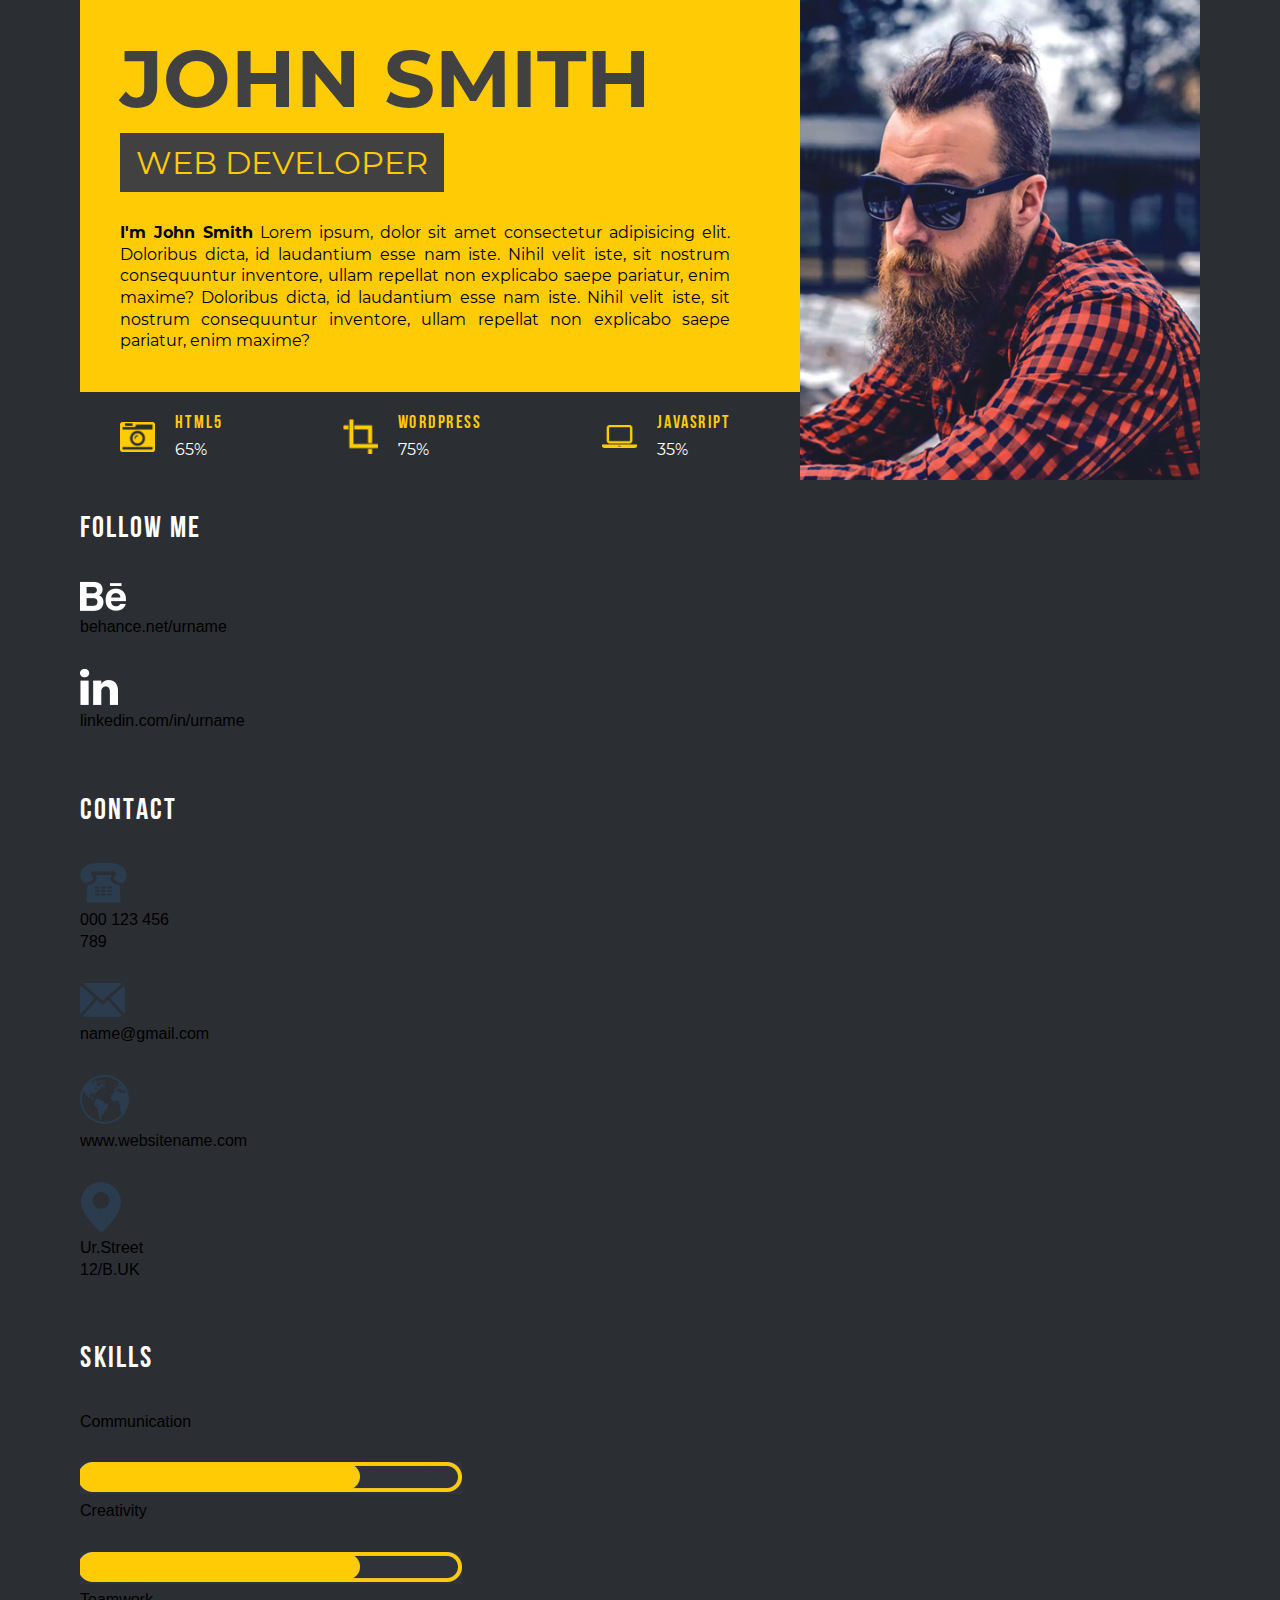
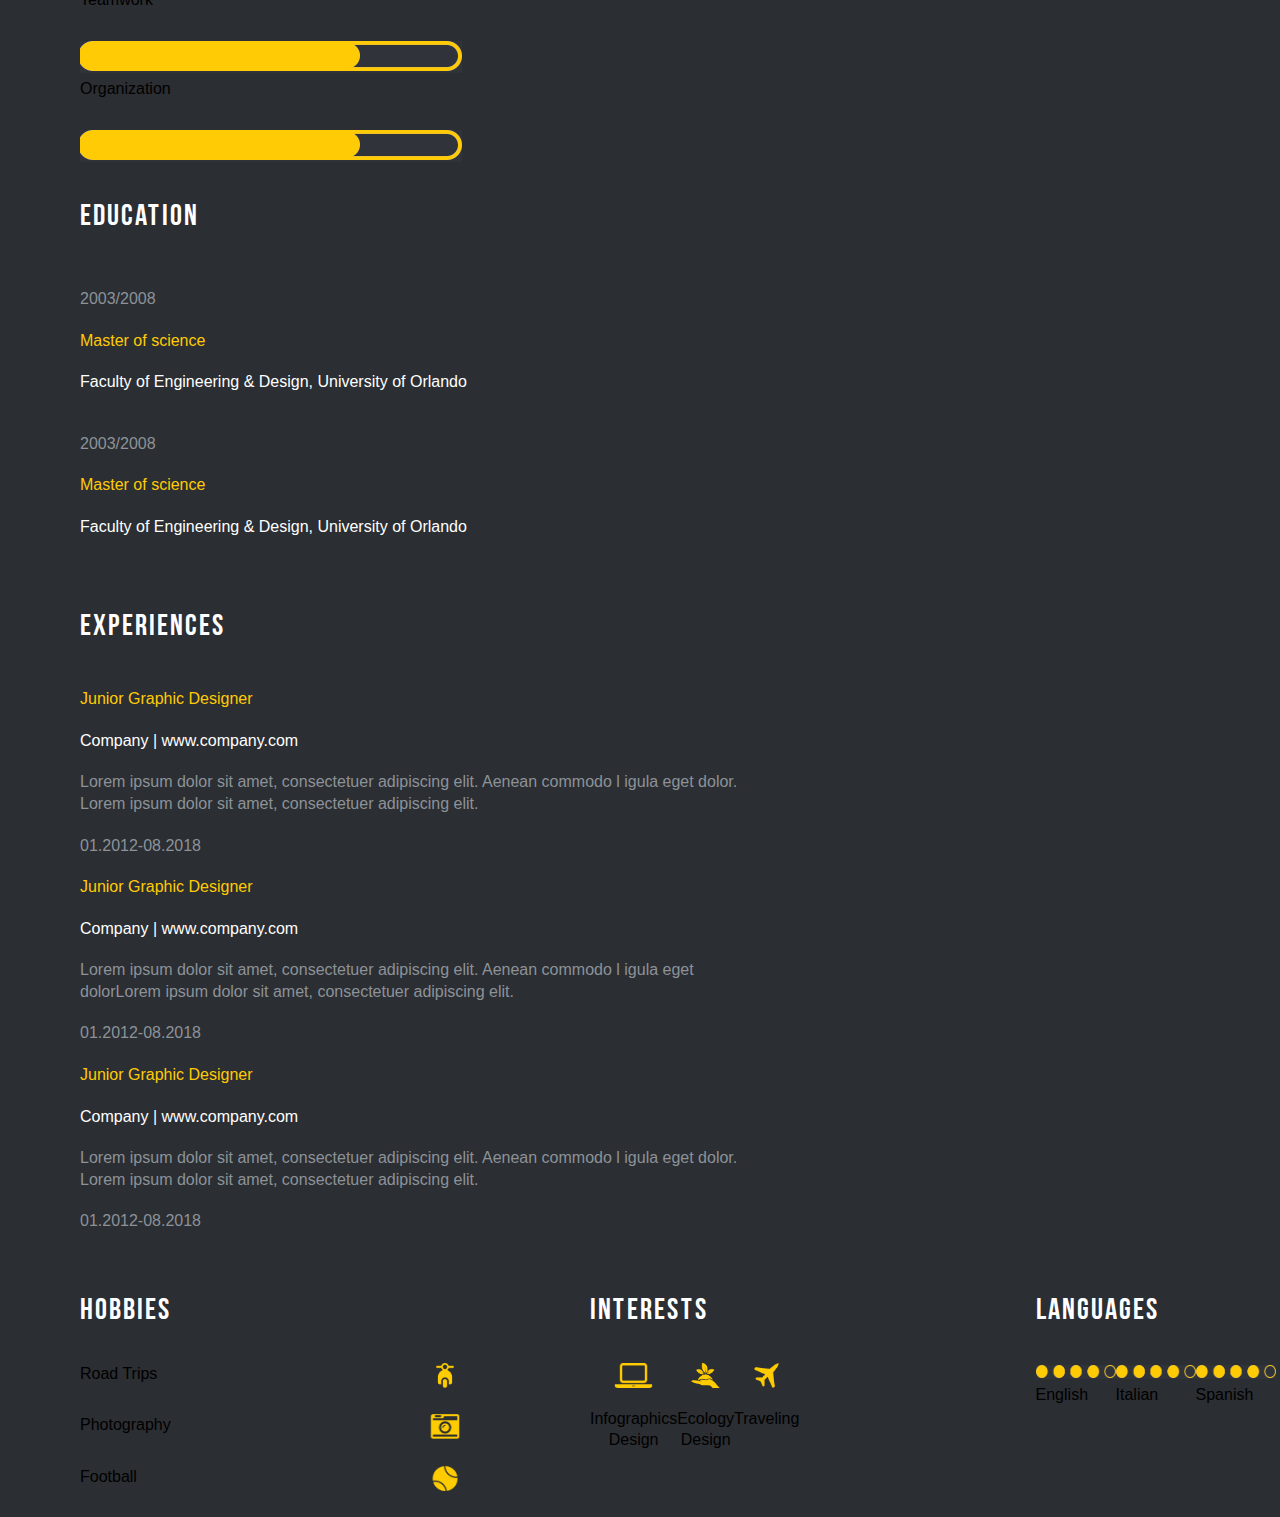
<file: index.html>
<!DOCTYPE html>
<html lang="en">

<head>
    <meta charset="UTF-8">
    <link href="css/reset.css" rel="stylesheet">
    <link href="css/Montserrat.css" rel="stylesheet">
    <link href="css/BebasNeueBold.css" rel="stylesheet">
    <link href="css/style.css" rel="stylesheet">
    <link href="css/skills.css" rel="stylesheet">
    <link href="css/leftside.css" rel="stylesheet">
    <link href="css/rightside.css" rel="stylesheet">
    <link href="css/bottom.css" rel="stylesheet">
    <title>Моё резюме</title>
</head>

<body>
<main class="main-content__wrap">
    <section class="about-me">
        <div class="about-me__inner">
            <div class="about-me__info">
                <div class="about-me__name">John Smith</div>
                <div class="about-me__specialization">web developer</div>
                <p class="about-me__description">
                    <strong>I'm John Smith</strong> Lorem ipsum, dolor sit amet consectetur adipisicing elit.
                    Doloribus dicta, id laudantium esse nam iste. Nihil velit iste, sit nostrum consequuntur
                    inventore, ullam repellat non explicabo saepe pariatur, enim maxime?

                    Doloribus dicta, id laudantium esse nam iste. Nihil velit iste, sit nostrum consequuntur
                    inventore, ullam repellat non explicabo saepe pariatur, enim maxime?
                </p>

                <ul class="about-me__skills-list skills">
                    <li class="skills__item">
                        <img alt="" class="skills__item-image" src="img/photograhy_header.svg">
                        <div>
                            <h4 class="skills__item-skill">HTML5</h4>
                            <p class="skills__item-scale">65%</p>
                        </div>
                    </li>

                    <li class="skills__item">
                        <img alt="" class="skills__item-image" src="img/photoshop.svg">
                        <div>
                            <h4 class="skills__item-skill">WordPress</h4>
                            <p class="skills__item-scale">75%</p>
                        </div>
                    </li>

                    <li class="skills__item">
                        <img alt="" class="skills__item-image" src="img/art_design.svg">
                        <div>
                            <h4 class="skills__item-skill">Javasript</h4>
                            <p class="skills__item-scale">35%</p>
                        </div>
                    </li>
                </ul>
            </div>

            <div class="about-me__image-container">
                <picture>
                    <source srcset="img/main_photo.avif" type="image/avif">
                    <source srcset="img/main_photo.webp" type="image/webp">
<!--                    <img alt="my photo" class="about-me__image" src="img/main_photo.avif">-->
<!--                    <img alt="my photo" class="about-me__image" src="img/main_photo.webp">-->
                    <img alt="my photo" class="about-me__image" src="img/main_photo.jpg">
                </picture>
            </div>
        </div>
    </section>

    <section class="portfolio">
        <div class="leftside-wrap">
            <div class="follow-me portfolio-block">
                <div class="portfolio-block__inner">
                    <div class="portfolio-block__title">Follow me</div>
                    <ul class="portfolio-list">

                        <li class="portfolio-list__item">
                            <img alt="behance icon" class="portfolio-list__item-image" src="img/behance.svg">
                            <div>
                                <p class="portfolio-list__item-link">behance.net/urname</p>
                            </div>
                        </li>

                        <li class="portfolio-list__item">
                            <img alt="linkedin icon" class="portfolio-list__item-image" src="img/linkedin.svg">
                            <div>
                                <p class="portfolio-list__item-link">linkedin.com/in/urname</p>
                            </div>
                        </li>
                    </ul>
                </div>
                <div class="row-wrapper">
                    <span class="row-style">&nbsp;</span>
                </div>
            </div>

            <div class="my-contacts portfolio-block">
                <div class="portfolio-block__inner">
                    <div class="portfolio-block__title">Contact</div>
                    <ul class="portfolio-list">

                        <li class="portfolio-list__item">
                            <img alt="telephone icon" class="portfolio-list__item-image" src="img/telephone.svg">
                            <div>
                                <p class="portfolio-list__item-link">000 123 456 789</p>
                            </div>
                        </li>

                        <li class="portfolio-list__item">
                            <img alt="email icon" class="portfolio-list__item-image" src="img/email.svg">
                            <div>
                                <p class="portfolio-list__item-link">name@gmail.com</p>
                            </div>
                        </li>

                        <li class="portfolio-list__item">
                            <img alt="web icon" class="portfolio-list__item-image" src="img/site.svg">
                            <div>
                                <p class="portfolio-list__item-link">www.websitename.com</p>
                            </div>
                        </li>

                        <li class="portfolio-list__item">
                            <img alt="address icon" class="portfolio-list__item-image" src="img/address.svg">
                            <div>
                                <p class="portfolio-list__item-link">Ur.Street 12/B.UK</p>
                            </div>
                        </li>
                    </ul>
                </div>
                <div class="row-wrapper">
                    <span class="row-style">&nbsp;</span>
                </div>
            </div>

            <div class="my-skills portfolio-block">
                <div class="portfolio-block__inner">
                    <div class="portfolio-block__title">Skills</div>
                    <ul class="portfolio-list">

                        <li class="portfolio-list__item">
                            <div>
                                <p class="portfolio-list__item-link">Communication</p>
                            </div>
                            <img alt="web icon" class="portfolio-list__item-image" src="img/strip.png">
                        </li>

                        <li class="portfolio-list__item">
                            <div>
                                <p class="portfolio-list__item-link">Creativity</p>
                            </div>
                            <img alt="web icon" class="portfolio-list__item-image" src="img/strip.png">
                        </li>

                        <li class="portfolio-list__item">
                            <div>
                                <p class="portfolio-list__item-link">Teamwork</p>
                            </div>
                            <img alt="web icon" class="portfolio-list__item-image" src="img/strip.png">
                        </li>

                        <li class="portfolio-list__item">
                            <div>
                                <p class="portfolio-list__item-link">Organization</p>
                            </div>
                            <img alt="web icon" class="portfolio-list__item-image" src="img/strip.png">
                        </li>
                    </ul>
                </div>
                <div class="row-wrapper">
                    <span class="row-style">&nbsp;</span>
                </div>
            </div>
        </div>


        <div class="rightside-wrap">
            <div class="my-education portfolio-block">
                <div class="portfolio-block__inner">
                    <div class="portfolio-block__title">Education</div>
                    <ul class="portfolio-list">

                        <li class="portfolio-list__item">
                            <div>
                                <p class="portfolio-list__item-date">
                                    2003/2008
                                </p>
                            </div>
                            <div>
                                <p class="portfolio-list__item-specialization">
                                    Master of science
                                </p>
                            </div>
                            <div>
                                <p class="portfolio-list__item-faculty">
                                    Faculty of Engineering & Design, University of Orlando
                                </p>
                            </div>
                        </li>

                        <li class="portfolio-list__item">
                            <div>
                                <p class="portfolio-list__item-date">
                                    2003/2008
                                </p>
                            </div>
                            <div>
                                <p class="portfolio-list__item-specialization">
                                    Master of science
                                </p>
                            </div>
                            <div>
                                <p class="portfolio-list__item-faculty">
                                    Faculty of Engineering & Design, University of Orlando
                                </p>
                            </div>
                        </li>
                    </ul>
                </div>
                <div class="row-wrapper">
                    <span class="row-style">&nbsp;</span>
                </div>
            </div>

            <div class="my-experiences portfolio-block">
                <div class="portfolio-block__inner">
                    <div class="portfolio-block__title">Experiences</div>
                    <ul class="portfolio-list">

                        <li class="portfolio-list__item">
                            <div>
                                <p class="portfolio-list__item-position">Junior Graphic Designer</p>
                                <p class="portfolio-list__item-company">Company | www.company.com</p>
                                <p class="portfolio-list__item-description">Lorem ipsum dolor sit amet,
                                    consectetuer adipiscing elit. Aenean commodo l igula eget dolor. Lorem ipsum
                                    dolor sit amet, consectetuer adipiscing elit.</p>
                            </div>
                            <div>
                                <p class="portfolio-list__item-date">01.2012-08.2018</p>
                            </div>
                        </li>

                        <li class="portfolio-list__item">
                            <div>
                                <p class="portfolio-list__item-position">Junior Graphic Designer</p>
                                <p class="portfolio-list__item-company">Company | www.company.com</p>
                                <p class="portfolio-list__item-description">Lorem ipsum dolor sit amet,
                                    consectetuer adipiscing elit. Aenean commodo l igula eget dolorLorem ipsum
                                    dolor sit amet, consectetuer adipiscing elit.</p>
                            </div>
                            <div>
                                <p class="portfolio-list__item-date">01.2012-08.2018</p>
                            </div>
                        </li>

                        <li class="portfolio-list__item">
                            <div>
                                <p class="portfolio-list__item-position">Junior Graphic Designer</p>
                                <p class="portfolio-list__item-company">Company | www.company.com</p>
                                <p class="portfolio-list__item-description">Lorem ipsum dolor sit amet,
                                    consectetuer adipiscing elit. Aenean commodo l igula eget dolor. Lorem ipsum
                                    dolor sit amet, consectetuer adipiscing elit.</p>
                            </div>
                            <div>
                                <p class="portfolio-list__item-date">01.2012-08.2018</p>
                            </div>
                        </li>
                    </ul>
                </div>
                <div class="row-wrapper">
                    <span class="row-style">&nbsp;</span>
                </div>
            </div>
        </div>

        <div class="bottom-wrap">
            <div class="my-hobbies portfolio-block">
                <div class="portfolio-block__inner">
                    <div class="portfolio-block__title">Hobbies</div>
                    <ul class="portfolio-list">

                        <li class="portfolio-list__item">
                            <div class="hobbies-wrap">
                                <p class="portfolio-list__item-link">Road Trips</p>
                                <img alt="web icon" class="portfolio-list__item-image" src="img/road.svg">
                            </div>

                        </li>

                        <li class="portfolio-list__item">
                            <div class="hobbies-wrap">
                                <p class="portfolio-list__item-link">Photography</p>
                                <img alt="web icon" class="portfolio-list__item-image" src="img/photography.svg">
                            </div>

                        </li>

                        <li class="portfolio-list__item">
                            <div class="hobbies-wrap">
                                <p class="portfolio-list__item-link">Football</p>
                                <img alt="web icon" class="portfolio-list__item-image" src="img/football.svg">
                            </div>

                        </li>
                    </ul>
                </div>
                <div class="row-wrapper">
                    <span class="row-style">&nbsp;</span>
                </div>
            </div>
            <div class="my-interests portfolio-block">
                <div class="portfolio-block__inner">
                    <div class="portfolio-block__title">Interests</div>
                    <ul class="portfolio-list">

                        <li class="portfolio-list__item">
                            <div class="interests-wrap">
                                <img alt="telephone icon" class="portfolio-list__item-image"
                                     src="img/art_design.svg">

                                <p class="portfolio-list__item-link">Infographics
                                    Design</p>
                            </div>


                        </li>

                        <li class="portfolio-list__item">
                            <div class="interests-wrap">
                                <img alt="email icon" class="portfolio-list__item-image" src="img/ecology.svg">

                                <p class="portfolio-list__item-link">Ecology
                                    Design</p>
                            </div>

                        </li>

                        <li class="portfolio-list__item">
                            <div class="interests-wrap">
                                <img alt="web icon" class="portfolio-list__item-image" src="img/traveling.svg">

                                <p class="portfolio-list__item-link">Traveling</p>

                            </div>

                        </li>
                    </ul>
                </div>
                <div class="row-wrapper">
                    <span class="row-style">&nbsp;</span>
                </div>
            </div>

            <div class="my-languages portfolio-block">
                <div class="portfolio-block__inner">
                    <div class="portfolio-block__title">Languages</div>
                    <ul class="portfolio-list">

                        <li class="portfolio-list__item">
                            <img alt="telephone icon" class="portfolio-list__item-image" src="img/dots.png">
                            <div class="">
                                <p class="portfolio-list__item-link">English
                                </p>
                            </div>
                        </li>

                        <li class="portfolio-list__item">
                            <img alt="email icon" class="portfolio-list__item-image" src="img/dots.png">
                            <div class="">
                                <p class="portfolio-list__item-link">Italian</p>
                            </div>
                        </li>

                        <li class="portfolio-list__item">
                            <img alt="web icon" class="portfolio-list__item-image" src="img/dots.png">
                            <div class="">
                                <p class="portfolio-list__item-link">Spanish</p>
                            </div>
                        </li>
                    </ul>
                </div>
                <div class="row-wrapper">
                    <span class="row-style">&nbsp;</span>
                </div>
            </div>
        </div>
    </section>

</main>
</file>
<file: css/Montserrat.css>
@font-face {
    font-family: 'Montserrat';
    src: url('../fonts/Montserrat-Light.woff2') format('woff2'),
        url('../fonts/Montserrat-Light.woff') format('woff');
    font-weight: 300;
    font-style: normal;
}

@font-face {
    font-family: 'Montserrat';
    src: url('../fonts/Montserrat-Regular.woff2') format('woff2'),
        url('../fonts/Montserrat-Regular.woff') format('woff');
    font-weight: normal;
    font-style: normal;
}

@font-face {
    font-family: 'Montserrat';
    src: url('../fonts/Montserrat-Bold.woff2') format('woff2'),
        url('../fonts/Montserrat-Bold.woff') format('woff');
    font-weight: bold;
    font-style: normal;
}
</file>
<file: css/BebasNeueBold.css>
@font-face {
    font-family: 'Bebas Neue';
    src: url('../fonts/BebasNeue-Light.woff2') format('woff2'),
        url('../fonts/BebasNeue-Light.woff') format('woff');
    font-weight: 300;
    font-style: normal;
}

@font-face {
    font-family: 'Bebas Neue';
    src: url('../fonts/BebasNeue-Bold.woff2') format('woff2'),
        url('../fonts/BebasNeue-Bold.woff') format('woff');
    font-weight: bold;
    font-style: normal;
}

@font-face {
    font-family: 'Bebas Neue';
    src: url('../fonts/BebasNeue-Regular.woff2') format('woff2'),
        url('../fonts/BebasNeue-Regular.woff') format('woff');
    font-weight: normal;
    font-style: normal;
}
</file>
<file: css/style.css>
body {
    font-family: 'Segoe UI', Tahoma, Geneva, Verdana, sans-serif;
    background-color: #454953;
    line-height: 1.35;
}
* {
    box-sizing: border-box;
    }
    *::before, *::after {
    box-sizing: inherit;
    }
strong {
    font-weight: bold;
}
 section {
    max-width: 1200px;
    margin: 0 auto;
}
.about-me__inner {
    display: flex;
    max-height: 480px;
}
.about-me__info {
    display: flex;
    flex-direction: column;
    align-items: flex-start;
    padding-left: 40px;
    background-color: #ffcb05;
    width: 60%;
    padding-top:25px;
    padding-right: 70px;
}
.about-me__name {
    text-transform: uppercase;
    font-size: 5em;
    font-family: 'Montserrat', sans-serif;
    font-weight: 900;
    color: #414142;
}
.about-me__specialization {
    text-align: center;
    background-color: #414142;
    font-size: 2em;
    color:  #ffcb05;
    padding: 8px 16px;
    text-transform: uppercase;
    font-family: 'Montserrat', sans-serif;
    font-weight: 400;
}
.about-me__description {
    font-family: 'Montserrat', sans-serif;
    font-weight: 400;
    margin: 30px 0 40px;
    text-align: justify;
}
.about-me__image-container {
    width: 40%;
    max-width: 400px;
    overflow: hidden;
}
.about-me__image {
    max-width: 100%;
    height: auto;
}
</file>
<file: css/skills.css>
.about-me__skills-list {
    margin-left: -40px;
    width: calc(100% + 40px + 70px);
    margin-top: auto;
    padding: 20px 8% 20px 40px;
}
.skills {
    display: flex;
    justify-content: space-between;
    background-color: #2b2e32;
}
.skills__item {
    display: flex;
    list-style-type: none;
    line-height: 25px;
    align-items: center;
    justify-content: space-between;
    padding-right: 20px;
}
.skills__item-skill {
    font-family: 'Bebas Neue', sans-serif;
    font-weight: bold;
    font-size: 18px;
    text-transform: uppercase;
    color: #ffcb05;
    letter-spacing: 1.5px;
}
.skills__item-scale {
    font-family:'Montserrat', sans-serif;
    font-weight: 400;
    font-style: normal;
    text-transform: uppercase;
    color: #ffffff;
}
.skills__item-image {
    width: 35px;
    height: auto;
    max-height: 40px;
    margin-right: 20px;
}
</file>
<file: css/leftside.css>
.main-content__wrap {
    padding-left: 80px;
    background-color: #2b2e32;
}
.portfolio-block__title {
    font-family: 'Bebas Neue', sans-serif;
    font-weight: bold;
    font-size: 30px;
    letter-spacing: 2px;
    color: #ffffff;
    padding: 30px 0;
}
.inner {
    padding-right: 20px;
    max-width: 40%;
    height: auto;
}
.follow-me__links-list {
    
}
.follow-me__portfolio-list {
    padding: 20px 8% 20px 40px;
}
.portfolio-block {
    display: flex;
    justify-content: space-between;
    background-color: #2b2e32;
}
.portfolio-block__link {
    color: #ffffff;
    font-family: 'Montserrat', sans-serif;
}
.portfolio-list {
    padding-right: 40%;
}
.my-contacts .portfolio-block__image {
    width: 40px;
    height: 40px;
    background-color: #ffcb05;
    border-radius: 50%;
    border-radius: 40%;
}
</file>
<file: css/rightside.css>
.rightside-wrap {
    display: flex;
    flex-direction: column;
    justify-content: right;
    width: 60%;
}
.bottom-wrap {
    width: 100%;
    display: inline-flex;
    justify-content: space-between;
    flex-wrap: wrap;
}
.my-education .portfolio-list {
    display: flex;
    flex-direction: column;
    padding: 10px 0;
}
.my-education .portfolio-list__item {
    display: flex;
    flex-direction: column;
    padding: 10px 0;
}
.portfolio-list__item-date,
.portfolio-list__item-specialization,
.portfolio-list__item-faculty,
.portfolio-list__item-description,
.portfolio-list__item-company,
.portfolio-list__item-position {
    margin-right: 20px;
    padding-bottom: 20px;
}
.my-experiences .portfolio-list {
    display: flex;
    flex-direction: column;
    padding: 10px 0;
}
.portfolio-list__item-specialization {
    color: #ffcb05;
}
.portfolio-list__item-faculty {
    color: #ffffff;
}
.portfolio-list__item-position {
    color: #ffcb05;
}
.portfolio-list__item-date {
    color: #8d9299;
}
.portfolio-list__item-company {
    color: #ffffff;
}
.portfolio-list__item-description {
    color: #8d9299;
    margin-right: 20px;
    padding-bottom: 20px;
}
.my-languages .portfolio-list,
.my-interests .portfolio-list {
    display: inline-flex;
}
.my-languages .portfolio-list__item,
.my-interests .portfolio-list__item {
    flex-direction: column;
}
.my-languages .portfolio-list__item-image {
    width: 80px;
    height: auto;
}
.my-languages .portfolio-list__item {
    flex-direction: column-reverse;
}
</file>
<file: css/bottom.css>
.hobbies-wrap {
    display: flex;
    width: 380px;
    justify-content: space-between;
}
.my-hobbies img {
    width: 30px;
    height: 25px;
}
.interests-wrap {
    display: flex;
    flex-direction: column;
}
.interests-wrap p{
    margin-top: 20px;
    text-align: center;
}
p.portfolio-list__item-link {
    margin-bottom: 30px;
}
.interests-wrap img {
    width: auto;
    height: 25px;
}
.my-interests {
    width: 320px;
    justify-content: center;
}
</file>
